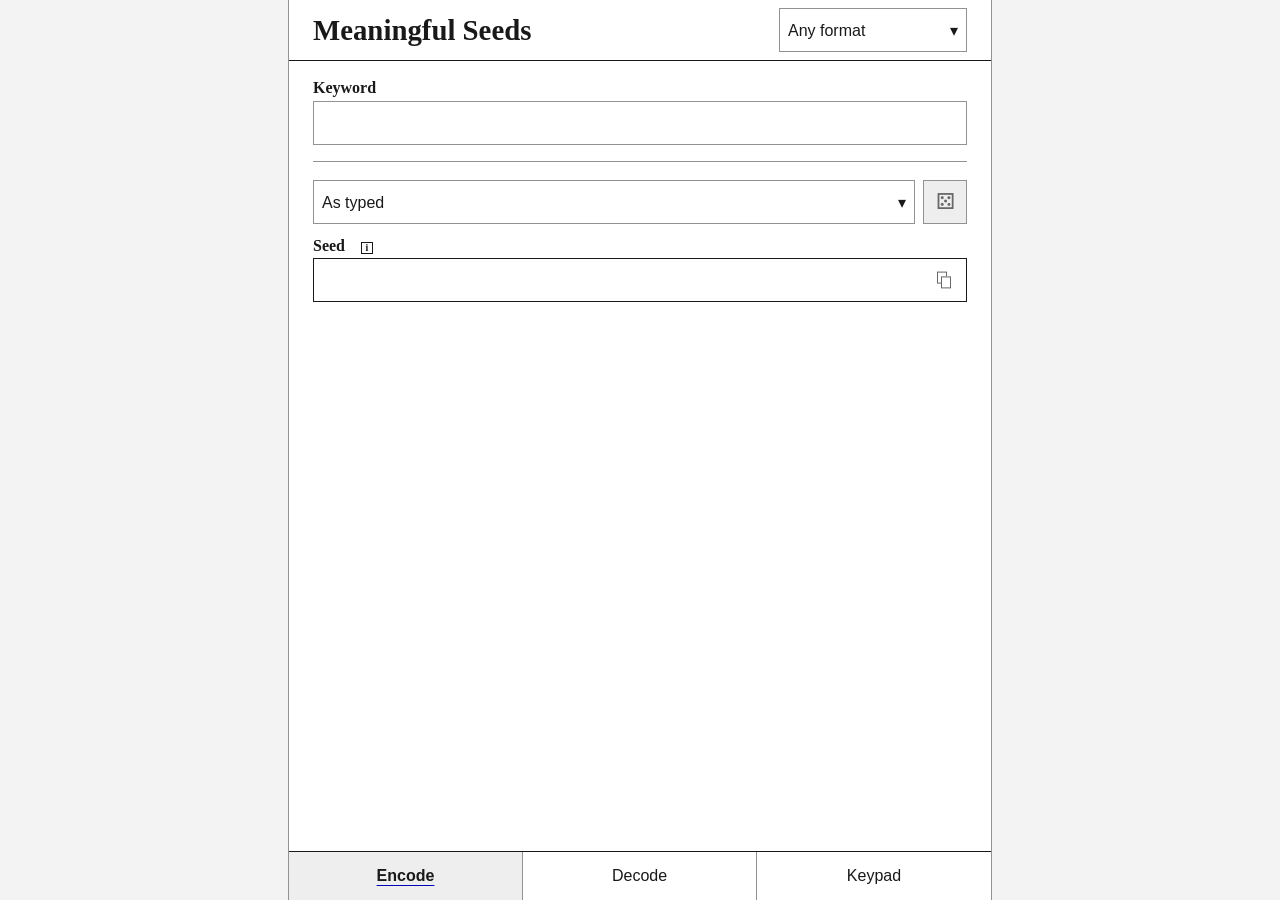
<file: index.html>
<!doctype html>
<html lang="en">
<head>
  <meta charset="utf-8">
  <meta name="viewport" content="width=device-width, initial-scale=1, viewport-fit=cover">
  <meta name="theme-color" content="#ffffff">
  <meta name="apple-mobile-web-app-capable" content="yes">
  <meta name="description" content="Encode and decode game seeds.">
  <title>Meaningful Seeds</title>
  <link rel="stylesheet" href="style.css?v=14">
  <link rel="manifest" href="manifest.webmanifest">
  <link rel="icon" href="icon-192.png">
  <link rel="apple-touch-icon" href="icon-192.png">
  <script defer src="packed-text.js?v=14"></script>
  <script defer src="seed-core.js?v=14"></script>
  <script defer src="seed-trace.js?v=14"></script>
  <script defer src="app.js?v=14"></script>
</head>
<body>
  <div id="app">
    <header class="masthead">
      <h1>Meaningful Seeds</h1>
      <div class="select">
        <label class="sr-only" for="game">Seed format</label>
        <select id="game"></select>
      </div>
    </header>

    <main id="workspace" data-view="encode">
      <div class="editor">
        <section id="encode-panel" aria-label="Encode">
          <label for="keyword">Keyword</label>
          <div class="input-row">
            <textarea id="keyword" class="entry" rows="1"
              autocomplete="off" autocapitalize="off" spellcheck="false" enterkeyhint="done"></textarea>
          </div>
        </section>

        <section id="decode-panel" aria-label="Decode" hidden>
          <div class="field-label" id="decode-heading">
            <div class="field-caption">
              <label for="seed-input">Seed</label>
              <button id="explain-decoding" class="seed-info" type="button"
                aria-label="Explain seed decoding" aria-haspopup="dialog" disabled><span aria-hidden="true">i</span></button>
            </div>
          </div>
          <div class="input-row">
            <div class="copy-field">
              <textarea id="seed-input" class="entry" rows="1"
                autocomplete="off" autocapitalize="off" spellcheck="false" enterkeyhint="done"></textarea>
              <button class="copy-button" type="button" data-copy="seed-input" aria-label="Copy seed" disabled></button>
            </div>
            <button id="roll" type="button" hidden>Roll</button>
          </div>
        </section>

        <section id="keypad-panel" aria-label="Phone keypad" hidden>
          <div class="keypad-entry">
            <label for="phone-text">Keyword</label>
            <input id="phone-text" class="entry" type="text" readonly>
            <button id="use-keyword" type="button">Use keyword</button>
          </div>
          <div id="phone-keys" class="phone-keys" aria-label="Keypad"></div>
        </section>

      </div>

      <section id="result" class="result" aria-label="Result">
        <div id="method-row">
          <label class="sr-only" for="method">Method</label>
          <div class="select">
            <select id="method"></select>
          </div>
          <button id="choose-seed" type="button" aria-label="Choose a seed for me"
            title="Choose a seed for me"><span aria-hidden="true">⚄</span></button>
        </div>
        <button id="all-readings" type="button" hidden>All readings</button>

        <div id="value-row">
          <div class="field-label" id="result-heading">
            <div class="field-caption">
              <label id="result-label" for="result-value">Seed</label>
              <button id="explain-method" class="seed-info" type="button"
                aria-label="Explain seed encoding" aria-haspopup="dialog"><span aria-hidden="true">i</span></button>
            </div>
            <output id="encoding-variant" aria-label="Encoding variant" hidden></output>
            <a id="map" target="_blank" rel="noopener" hidden>Map</a>
          </div>
          <div class="copy-field">
            <textarea id="result-value" class="entry output-value" rows="1" readonly></textarea>
            <button class="copy-button" type="button" data-copy="result-value" aria-label="Copy seed" disabled></button>
          </div>
        </div>

        <p id="result-status" role="status" hidden></p>
        <section id="readings" aria-label="Seed readings" hidden>
          <div class="pager" id="reading-pager">
            <button id="reading-previous" type="button" aria-label="Previous readings">&larr;</button>
            <output id="reading-page" aria-label="Readings page"></output>
            <button id="reading-next" type="button" aria-label="Next readings">&rarr;</button>
          </div>
          <div id="reading-list"></div>
        </section>
      </section>
    </main>

    <nav class="tabs" aria-label="Tools">
      <button type="button" data-tab="encode" aria-current="page">Encode</button>
      <button type="button" data-tab="decode">Decode</button>
      <button type="button" data-tab="keypad">Keypad</button>
    </nav>

    <dialog id="method-dialog" aria-labelledby="method-title">
      <header class="dialog-heading">
        <h2 id="method-title"></h2>
        <form method="dialog"><button>Close</button></form>
      </header>
      <section id="trace-body" aria-labelledby="trace-title">
        <h3 id="trace-title"></h3>
        <p id="trace-note"></p>
        <dl id="trace-rows"></dl>
      </section>
      <footer class="trace-footer">
        <a id="trace-source" target="_blank" rel="noopener">Source</a>
        <div class="pager" id="trace-pager">
          <button id="trace-prev" type="button" aria-label="Previous calculation">&larr;</button>
          <output id="trace-page" aria-label="Calculation page" aria-live="polite"></output>
          <button id="trace-next" type="button" aria-label="Next calculation">&rarr;</button>
        </div>
      </footer>
    </dialog>
    <p id="copy-status" class="sr-only" role="status"></p>
    <noscript>Enable JavaScript to use the seed tools.</noscript>
  </div>
</body>
</html>
</file>
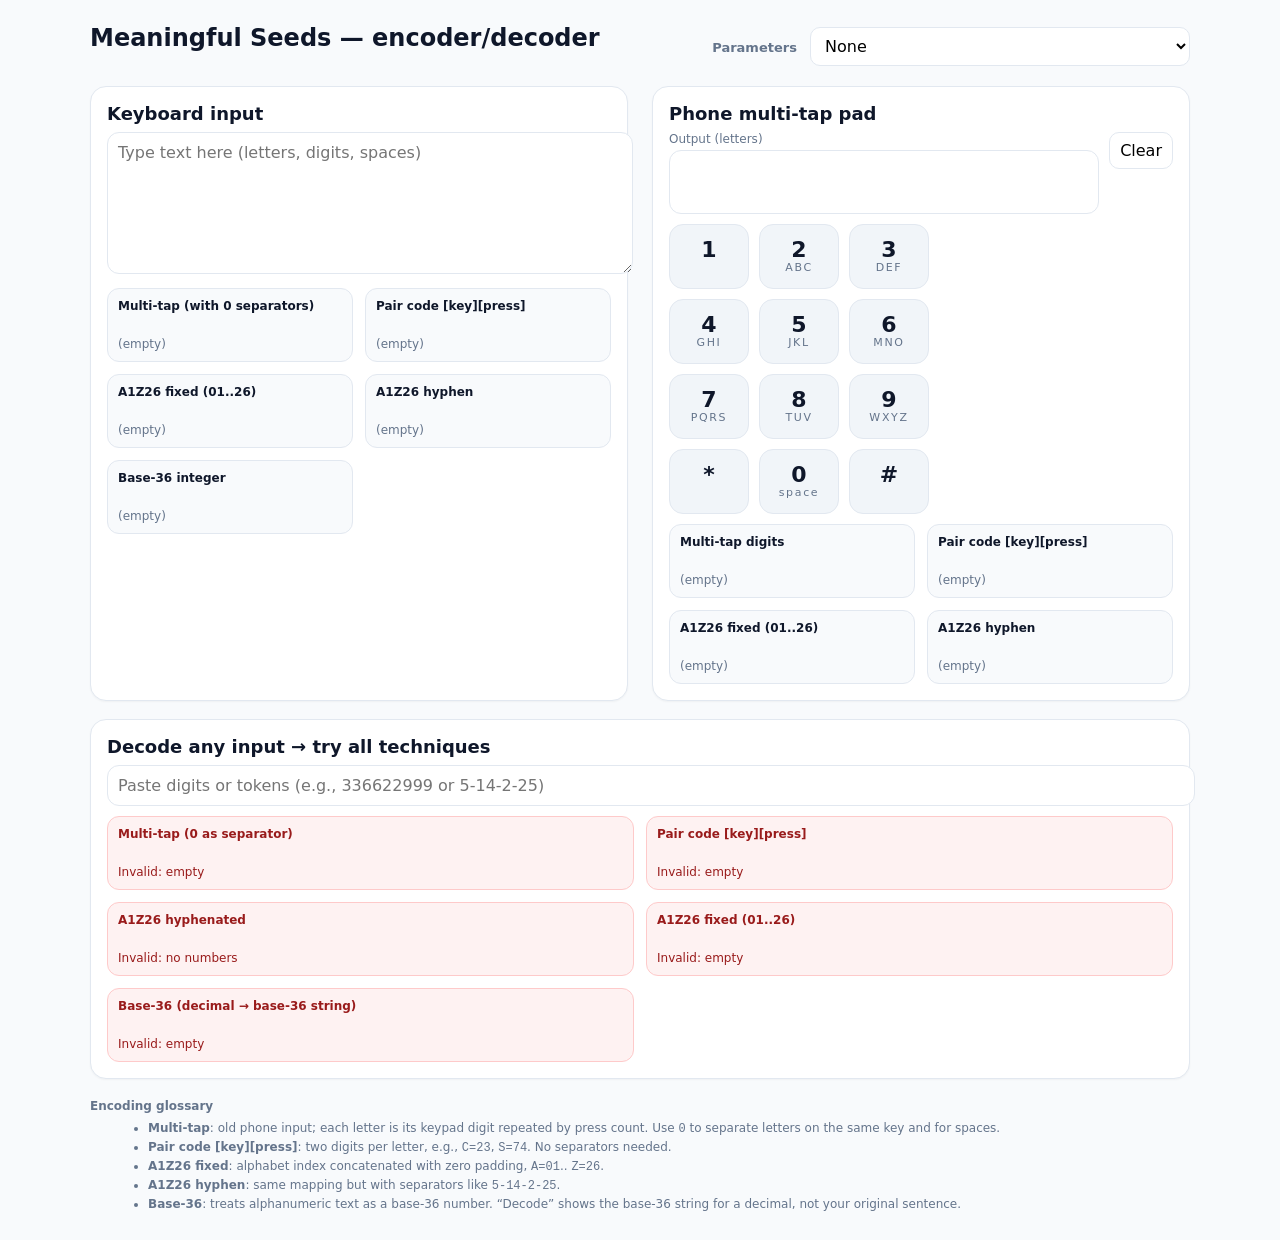
<file: meaningful_seeds.html>
<!DOCTYPE html>
<html lang="en">
<head>
<meta charset="UTF-8" />
<title>Meaningful Seeds — encoder/decoder + presets</title>
<meta name="viewport" content="width=device-width, initial-scale=1" />
<style>
  :root{
    --bg:#f8fafc;--fg:#0f172a;--card:#ffffff;--muted:#64748b;
    --ok:#065f46;--okbg:#ecfdf5;--bad:#991b1b;--badbg:#fef2f2;--border:#e2e8f0;
    --accent:#0ea5e9;
  }
  html,body{margin:0;padding:0;background:var(--bg);color:var(--fg);font-family:system-ui,-apple-system,Segoe UI,Roboto,Inter,Arial,sans-serif}
  .wrap{max-width:1100px;margin:0 auto;padding:24px}
  h1{font-size:24px;margin:0 0 16px}
  h2{font-size:18px;margin:0 0 8px}
  .row{display:grid;grid-template-columns:1fr 1fr;gap:24px}
  .card{background:var(--card);border:1px solid var(--border);border-radius:16px;padding:16px;box-shadow:0 1px 2px rgba(0,0,0,.04)}
  textarea,input,select,button{font:inherit}
  textarea{width:100%;height:120px;border:1px solid var(--border);border-radius:12px;padding:10px}
  input[type="text"]{width:100%;border:1px solid var(--border);border-radius:12px;padding:10px}
  select{border:1px solid var(--border);border-radius:10px;padding:8px 10px;background:white}
  .grid{display:grid;grid-template-columns:repeat(2,minmax(0,1fr));gap:12px}
  .mono{font-family:ui-monospace,SFMono-Regular,Menlo,Consolas,monospace;word-break:break-all}
  .enc{border:1px solid var(--border);border-radius:12px;padding:10px;background:#f8fafc}
  .label{font-size:12px;font-weight:600}
  .status{font-size:12px;margin-top:6px}
  .ok{color:var(--ok);background:var(--okbg);border-color:#a7f3d0}
  .bad{color:var(--bad);background:var(--badbg);border-color:#fecaca}
  .muted{color:var(--muted)}
  .pad{display:grid;grid-template-columns:repeat(3,1fr);gap:10px;max-width:260px}
  .key{border:1px solid var(--border);border-radius:14px;padding:14px;background:#f1f5f9;text-align:center;cursor:pointer}
  .key .k{font-weight:700;font-size:22px;line-height:1}
  .key .s{font-size:11px;letter-spacing:.15em;color:var(--muted)}
  .footer{font-size:12px;color:var(--muted);margin-top:20px}
  .glossary ul{margin:8px 0 0 18px}
  .glossary li{margin:4px 0}
  @media (max-width:900px){.row,.grid{grid-template-columns:1fr}}
</style>
</head>
<body>
<div class="wrap">
  <header style="display:flex;align-items:center;gap:16px;justify-content:space-between;flex-wrap:wrap">
    <h1>Meaningful Seeds — encoder/decoder</h1>
    <div>
      <label for="preset" class="muted" style="font-size:13px;font-weight:600;margin-right:8px">Parameters</label>
      <select id="preset">
        <option value="none">None</option>
        <option value="lego">LEGO Odyssey (1..2,147,483,647)</option>
        <option value="midjourney">Midjourney (0..4,294,967,295)</option>
        <option value="minecraft">Minecraft (signed 64-bit numeric)</option>
        <option value="terraria">Terraria (string seeds; identifier)</option>
        <option value="isaac">Binding of Isaac (8-char seed excl I,O,U,V)</option>
        <option value="sts">Slay the Spire (alphanumeric, ~8–12)</option>
        <option value="spelunky2">Spelunky 2 (seeded run code)</option>
        <option value="deadcells">Dead Cells (6 digits)</option>
        <option value="factorio">Factorio (0..4,294,967,295)</option>
      </select>
    </div>
  </header>

  <div class="row" style="margin-top:18px">
    <section class="card">
      <h2>Keyboard input</h2>
      <textarea id="text" placeholder="Type text here (letters, digits, spaces)"></textarea>
      <div class="grid" style="margin-top:10px">
        <div class="enc">
          <div class="label" title="Old-phone multi-tap: digit repeated by press count; 0 separates letters on the same key and represents space.">Multi-tap (with 0 separators)</div>
          <div id="enc-mtap" class="mono"></div>
          <div id="val-mtap" class="status muted"></div>
        </div>
        <div class="enc">
          <div class="label" title="Two digits per letter: first is keypad (2–9), second is press count (1–4).">Pair code [key][press]</div>
          <div id="enc-pair" class="mono"></div>
          <div id="val-pair" class="status muted"></div>
        </div>
        <div class="enc">
          <div class="label" title="Alphabet index concatenated with zero-padding: A=01..Z=26.">A1Z26 fixed (01..26)</div>
          <div id="enc-a1fixed" class="mono"></div>
          <div id="val-a1fixed" class="status muted"></div>
        </div>
        <div class="enc">
          <div class="label" title="Alphabet index with separators: e.g., 5-14-2-25.">A1Z26 hyphen</div>
          <div id="enc-a1hyph" class="mono"></div>
          <div id="val-a1hyph" class="status muted"></div>
        </div>
        <div class="enc">
          <div class="label" title="Treat alphanumeric text as a base-36 integer (0–9, A–Z→10..35) and show its decimal value.">Base-36 integer</div>
          <div id="enc-b36" class="mono"></div>
          <div id="val-b36" class="status muted"></div>
        </div>
      </div>
    </section>

    <section class="card">
      <h2>Phone multi-tap pad</h2>
      <div style="display:flex;gap:10px;align-items:flex-start">
        <div style="flex:1">
          <div class="muted" style="font-size:12px;margin-bottom:4px">Output (letters)</div>
          <div id="phone-letters" class="mono" style="border:1px solid var(--border);border-radius:12px;padding:10px;min-height:42px"></div>
        </div>
        <button id="phone-clear" style="border:1px solid var(--border);border-radius:10px;padding:8px 10px;background:#fff;cursor:pointer">Clear</button>
      </div>
      <div class="pad" style="margin-top:10px">
        <!-- keypad -->
      </div>
      <div class="grid" style="margin-top:10px">
        <div class="enc">
          <div class="label">Multi-tap digits</div>
          <div id="p-mtap" class="mono"></div>
          <div id="pval-mtap" class="status muted"></div>
        </div>
        <div class="enc">
          <div class="label">Pair code [key][press]</div>
          <div id="p-pair" class="mono"></div>
          <div id="pval-pair" class="status muted"></div>
        </div>
        <div class="enc">
          <div class="label">A1Z26 fixed (01..26)</div>
          <div id="p-a1fixed" class="mono"></div>
          <div id="pval-a1fixed" class="status muted"></div>
        </div>
        <div class="enc">
          <div class="label">A1Z26 hyphen</div>
          <div id="p-a1hyph" class="mono"></div>
          <div id="pval-a1hyph" class="status muted"></div>
        </div>
      </div>
    </section>
  </div>

  <section class="card" style="margin-top:18px">
    <h2>Decode any input → try all techniques</h2>
    <input id="decode-any" type="text" placeholder="Paste digits or tokens (e.g., 336622999 or 5-14-2-25)" />
    <div class="grid" style="margin-top:10px">
      <div class="enc" id="dec-mtap-box">
        <div class="label" title="Digits only; 0 separates letters sharing a key and spaces. No key 1.">Multi-tap (0 as separator)</div>
        <div id="dec-mtap" class="mono"></div>
        <div id="dval-mtap" class="status muted"></div>
      </div>
      <div class="enc" id="dec-pair-box">
        <div class="label" title="Even length; pairs of keypad digit then press count (1–4).">Pair code [key][press]</div>
        <div id="dec-pair" class="mono"></div>
        <div id="dval-pair" class="status muted"></div>
      </div>
      <div class="enc" id="dec-a1h-box">
        <div class="label" title="Numbers 1..26 separated by non-digits.">A1Z26 hyphenated</div>
        <div id="dec-a1h" class="mono"></div>
        <div id="dval-a1h" class="status muted"></div>
      </div>
      <div class="enc" id="dec-a1f-box">
        <div class="label" title="Digits only; two digits per letter (01..26).">A1Z26 fixed (01..26)</div>
        <div id="dec-a1f" class="mono"></div>
        <div id="dval-a1f" class="status muted"></div>
      </div>
      <div class="enc" id="dec-b36-box">
        <div class="label" title="Any decimal → base-36 representation string (not original sentence).">Base-36 (decimal → base-36 string)</div>
        <div id="dec-b36" class="mono"></div>
        <div id="dval-b36" class="status muted"></div>
      </div>
    </div>
  </section>

  <footer class="footer glossary">
    <div><strong>Encoding glossary</strong></div>
    <ul>
      <li><strong>Multi-tap</strong>: old phone input; each letter is its keypad digit repeated by press count. Use <span class="mono">0</span> to separate letters on the same key and for spaces.</li>
      <li><strong>Pair code [key][press]</strong>: two digits per letter, e.g., <span class="mono">C=23</span>, <span class="mono">S=74</span>. No separators needed.</li>
      <li><strong>A1Z26 fixed</strong>: alphabet index concatenated with zero padding, <span class="mono">A=01</span>.. <span class="mono">Z=26</span>.</li>
      <li><strong>A1Z26 hyphen</strong>: same mapping but with separators like <span class="mono">5-14-2-25</span>.</li>
      <li><strong>Base-36</strong>: treats alphanumeric text as a base-36 number. “Decode” shows the base-36 string for a decimal, not your original sentence.</li>
    </ul>
  </footer>
</div>

<script>
/* Helpers and encoders/decoders/validators are identical to what we built before */
const MAX_LEGO = 2147483647n;        // 32-bit signed max
const U32_MAX  = 4294967295n;        // 32-bit unsigned max
const I64_MIN  = -9223372036854775808n;
const I64_MAX  =  9223372036854775807n;
const KEYMAP = {
  "2": ["A","B","C"], "3": ["D","E","F"], "4": ["G","H","I"],
  "5": ["J","K","L"], "6": ["M","N","O"],
  "7": ["P","Q","R","S"], "8": ["T","U","V"], "9": ["W","X","Y","Z"]
};
const $ = sel => document.querySelector(sel);
const setText = (el, val) => { el.textContent = val || "\u00A0"; };
const onlyDigits = s => /^\d+$/.test(s);

function normalizeLetters(s){ return s.replace(/[^A-Za-z0-9 ]+/g,"").toUpperCase(); }
function encodeMultiTap(text, sep0=true){
  const t=normalizeLetters(text); let out="", prev="";
  for(const ch of t){
    if(ch===" "){ out+="0"; prev=""; continue; }
    if(/[0-9]/.test(ch)){ if(sep0 && prev===ch) out+="0"; out+=ch; prev=ch; continue; }
    const [key, letters] = Object.entries(KEYMAP).find(([,L])=>L.includes(ch))||[];
    if(!key) continue;
    if(sep0 && prev===key) out+="0";
    out+=key.repeat(letters.indexOf(ch)+1); prev=key;
  }
  return out.replace(/^0+/, "");
}
function flushRun(buf){
  if(!buf) return "";
  if(/^[2-9]+$/.test(buf)){
    const key=buf[0], presses=buf.length, letters=KEYMAP[key];
    return letters[(presses-1)%letters.length];
  }
  if(/^0+$/.test(buf)) return " ";
  return "";
}
function decodeMultiTap(d){
  const s=(d||"").replace(/[^0-9]/g,""); if(!s) return "";
  let out="", buf=s[0];
  for(let i=1;i<s.length;i++){
    const c=s[i]; if(c==="0"){ out+=flushRun(buf); buf=""; continue; }
    if(buf[buf.length-1]===c) buf+=c; else { out+=flushRun(buf); buf=c; }
  }
  if(buf) out+=flushRun(buf);
  return out.replace(/\s+/g," ").trim();
}
function encodePair(text){
  const t=normalizeLetters(text); let out="";
  for(const ch of t){
    if(!/[A-Z]/.test(ch)) continue;
    const [key, letters]=Object.entries(KEYMAP).find(([,L])=>L.includes(ch))||[];
    if(!key) continue;
    out += key + String( (letters.indexOf(ch)+1) );
  }
  return out;
}
function decodePair(seq){
  const s=(seq||"").replace(/[^0-9]/g,""); if(s.length%2!==0||!s) return "";
  let out="";
  for(let i=0;i<s.length;i+=2){
    const key=s[i], press=parseInt(s[i+1],10), letters=KEYMAP[key];
    if(!letters || press<1 || press>letters.length) return "";
    out+=letters[press-1];
  }
  return out;
}
function encodeA1Z26(text){
  const t=normalizeLetters(text), ns=[];
  for(const ch of t) if(/[A-Z]/.test(ch)) ns.push(ch.charCodeAt(0)-64);
  return { fixed: ns.map(n=>String(n).padStart(2,"0")).join(""), hyph: ns.join("-") };
}
function decodeA1Fixed(seq){
  const s=(seq||"").replace(/[^0-9]/g,""); if(!s || s.length%2) return "";
  let out=""; for(let i=0;i<s.length;i+=2){
    const n=parseInt(s.slice(i,i+2),10); if(n<1||n>26) return "";
    out+=String.fromCharCode(64+n);
  } return out;
}
function decodeA1Hyph(seq){
  const parts=(seq||"").split(/[^0-9]+/).filter(Boolean); if(parts.length===0) return "";
  let out=""; for(const p of parts){ const n=parseInt(p,10); if(n<1||n>26) return ""; out+=String.fromCharCode(64+n); }
  return out;
}
function encodeBase36(text){
  const t=normalizeLetters(text).replace(/[^A-Z0-9]/g,""); if(!t) return "";
  let acc=0n; for(const ch of t){ const v=/[0-9]/.test(ch)? BigInt(parseInt(ch,10)) : BigInt(ch.charCodeAt(0)-55); acc=acc*36n+v; }
  return acc.toString();
}
function decodeBase36(numStr){
  const s=(numStr||"").replace(/[^0-9]/g,""); if(!s) return "";
  let n=BigInt(s); if(n===0n) return "0";
  let out=""; while(n>0n){ const r=Number(n%36n); out=(r<10?String(r):String.fromCharCode(55+r))+out; n/=36n; }
  return out;
}

function legoValidity(numStr){
  if(!numStr) return bad("no number");
  if(!onlyDigits(numStr)) return bad("contains non-digits");
  if(numStr.length>10) return bad("more than 10 digits");
  const n=BigInt(numStr); if(n<1n) return bad("must be ≥ 1");
  if(n>MAX_LEGO) return bad("exceeds 2,147,483,647");
  return ok();
}
function midjourneyValidity(numStr){
  if(!numStr) return bad("no number");
  if(!onlyDigits(numStr)) return bad("non-digits");
  const n=BigInt(numStr); if(n<0n) return bad("must be ≥ 0");
  if(n>U32_MAX) return bad("exceeds 4,294,967,295");
  return ok();
}
function factorioValidity(numStr){ return midjourneyValidity(numStr); }
function minecraftValidity(numStr){
  if(!numStr) return bad("no number");
  if(!/^-?\d+$/.test(numStr)) return bad("not a signed integer");
  try{
    const n=BigInt(numStr);
    if(n<I64_MIN || n>I64_MAX) return bad("outside signed 64-bit range");
  }catch{ return bad("not parseable"); }
  return ok("numeric seeds only; note Minecraft also accepts string seeds (hashed to 32-bit)");
}
function terrariaValidity(anyStr){
  if(!anyStr || /^\s*$/.test(anyStr)) return bad("empty");
  return ok("string seeds allowed; identifier is part of world seed");
}
function isaacValidity(anyStr){
  const s=(anyStr||"").replace(/\s+/g,"").toUpperCase();
  if(s.length!==8) return bad("must be 8 characters");
  if(!/^[A-Z0-9]+$/.test(s)) return bad("alphanumeric only");
  if(/[IOUV]/.test(s)) return bad("disallows I,O,U,V");
  return ok();
}
function stsValidity(anyStr){
  const s=(anyStr||"").replace(/\s+/g,"").toUpperCase();
  if(!/^[A-Z0-9]+$/.test(s)) return bad("alphanumeric only");
  if(s.length<8 || s.length>16) return bad("length ~8–12 expected");
  return ok();
}
function spelunky2Validity(anyStr){
  const s=(anyStr||"").replace(/\s+/g,"").toUpperCase();
  if(!/^[A-Z0-9]+$/.test(s)) return bad("alphanumeric only");
  if(s.length<6 || s.length>12) return bad("length looks off");
  return ok("Seeded Run codes; enter in-game");
}
function deadcellsValidity(numStr){
  if(!numStr) return bad("no number");
  if(!onlyDigits(numStr)) return bad("digits only");
  if(numStr.length!==6) return bad("must be 6 digits");
  return ok();
}

function ok(msg){ return {ok:true, reason: msg||""}; }
function bad(r){ return {ok:false, reason:r}; }

const PRESETS = {
  none:      { label:"None",                            expects:"any",  validate: ()=>ok() },
  lego:      { label:"LEGO Odyssey",                    expects:"digit",validate: legoValidity },
  midjourney:{ label:"Midjourney",                      expects:"digit",validate: midjourneyValidity },
  minecraft: { label:"Minecraft (numeric)",             expects:"signed",validate: minecraftValidity },
  terraria:  { label:"Terraria (string)",               expects:"string",validate: terrariaValidity },
  isaac:     { label:"Binding of Isaac (8-char)",       expects:"string",validate: isaacValidity },
  sts:       { label:"Slay the Spire",                  expects:"string",validate: stsValidity },
  spelunky2: { label:"Spelunky 2",                      expects:"string",validate: spelunky2Validity },
  deadcells: { label:"Dead Cells (6 digits)",           expects:"digit", validate: deadcellsValidity },
  factorio:  { label:"Factorio (u32)",                  expects:"digit", validate: factorioValidity }
};

const textEl = $("#text");
const presetEl = $("#preset");
const out = {
  mtap: $("#enc-mtap"), pair: $("#enc-pair"),
  a1fixed: $("#enc-a1fixed"), a1hyph: $("#enc-a1hyph"),
  b36: $("#enc-b36")
};
const val = {
  mtap: $("#val-mtap"), pair: $("#val-pair"),
  a1fixed: $("#val-a1fixed"), a1hyph: $("#val-a1hyph"),
  b36: $("#val-b36")
};
const phoneLetters = $("#phone-letters");
const phoneClear = $("#phone-clear");
const pad = document.querySelector(".pad");
const pout = {
  mtap: $("#p-mtap"), pair: $("#p-pair"),
  a1fixed: $("#p-a1fixed"), a1hyph: $("#p-a1hyph")
};
const pval = {
  mtap: $("#pval-mtap"), pair: $("#pval-pair"),
  a1fixed: $("#pval-a1fixed"), a1hyph: $("#pval-a1hyph")
};
const decInput = $("#decode-any");
const d = {
  mtap: $("#dec-mtap"), pair: $("#dec-pair"), a1h: $("#dec-a1h"), a1f: $("#dec-a1f"), b36: $("#dec-b36")
};
const dval = {
  mtap: $("#dval-mtap"), pair: $("#dval-pair"), a1h: $("#dval-a1h"), a1f: $("#dval-a1f"), b36: $("#dval-b36")
};
const dbox = {
  mtap: $("#dec-mtap-box"), pair: $("#dec-pair-box"),
  a1h: $("#dec-a1h-box"), a1f: $("#dec-a1f-box"), b36: $("#dec-b36-box")
};

function updateEncoders(){
  const t = textEl.value || "";
  const mt = encodeMultiTap(t,true);
  const pr = encodePair(t);
  const a1 = encodeA1Z26(t);
  const b36 = encodeBase36(t);
  setText(out.mtap, mt);
  setText(out.pair, pr);
  setText(out.a1fixed, a1.fixed);
  setText(out.a1hyph, a1.hyph);
  setText(out.b36, b36);
  runPresetValidation(mt, val.mtap, "digit");
  runPresetValidation(pr, val.pair, "digit");
  runPresetValidation(a1.fixed, val.a1fixed, "digit");
  runPresetValidation(a1.hyph, val.a1hyph, "string");
  runPresetValidation(b36, val.b36, "digit");
}
function runPresetValidation(value, labelEl, kind){
  const preset = PRESETS[presetEl.value];
  const isDigits = /^\d+$/.test(value);
  const isString = !/^\d+$/.test(value);
  let applicable = true;
  if(preset.expects==="digit" && !isDigits) applicable=false;
  if(preset.expects==="string" && !isString) applicable=false;
  if(preset.expects==="signed" && !/^-?\d+$/.test(value)) applicable=false;
  labelEl.classList.remove("ok","bad","muted");
  if(!value){
    labelEl.textContent = "(empty)";
    labelEl.classList.add("muted");
    return;
  }
  if(!applicable){
    labelEl.textContent = "Not applicable for this preset";
    labelEl.classList.add("muted");
    return;
  }
  const res = preset.validate(value);
  if(res.ok){
    labelEl.textContent = res.reason ? `OK — ${res.reason}` : "OK";
    labelEl.classList.add("ok");
  }else{
    labelEl.textContent = `Invalid: ${res.reason||"rule failed"}`;
    labelEl.classList.add("bad");
  }
}
function buildKeypad(){
  const layout = [
    {k:"1", s:""}, {k:"2", s:"ABC"}, {k:"3", s:"DEF"},
    {k:"4", s:"GHI"}, {k:"5", s:"JKL"}, {k:"6", s:"MNO"},
    {k:"7", s:"PQRS"}, {k:"8", s:"TUV"}, {k:"9", s:"WXYZ"},
    {k:"*", s:""}, {k:"0", s:"space"}, {k:"#", s:""}
  ];
  for(const {k,s} of layout){
    const b=document.createElement("div");
    b.className="key";
    b.innerHTML = `<div class="k">${k}</div><div class="s">${s}</div>`;
    b.onclick = ()=>pressKey(k);
    pad.appendChild(b);
  }
}
let phoneText="";
function pressKey(k){
  if(k==="0"){ if(!phoneText.endsWith(" ")) phoneText+=" "; renderPhone(); return; }
  if(!/[2-9]/.test(k)) return;
  const letters = KEYMAP[k];
  const last = phoneText.slice(-1);
  if(!last || last===" "){
    phoneText += letters[0];
  }else{
    const prevKey = Object.entries(KEYMAP).find(([,arr])=>arr.includes(last))?.[0];
    if(prevKey===k){
      const idx = letters.indexOf(last);
      phoneText = phoneText.slice(0,-1) + letters[(idx+1)%letters.length];
    }else{
      phoneText += letters[0];
    }
  }
  renderPhone();
}
function renderPhone(){
  phoneLetters.textContent = phoneText || "\u00A0";
  const mt = encodeMultiTap(phoneText,true);
  const pr = encodePair(phoneText);
  const a1 = encodeA1Z26(phoneText);
  setText(pout.mtap, mt); setText(pout.pair, pr);
  setText(pout.a1fixed, a1.fixed); setText(pout.a1hyph, a1.hyph);
  runPresetValidation(mt, pval.mtap, "digit");
  runPresetValidation(pr, pval.pair, "digit");
  runPresetValidation(a1.fixed, pval.a1fixed, "digit");
  runPresetValidation(a1.hyph, pval.a1hyph, "string");
}
function updateUniversal(){
  const s = decInput.value || "";
  const dm = decodeMultiTap(s);
  const dp = decodePair(s);
  const dh = decodeA1Hyph(s);
  const df = decodeA1Fixed(s);
  const db = decodeBase36(s);
  setText(d.mtap, dm); setText(d.pair, dp); setText(d.a1h, dh); setText(d.a1f, df); setText(d.b36, db);
  setDecodeStatus("mtap", validateMultiTapTry(s, dm));
  setDecodeStatus("pair", validatePairTry(s, dp));
  setDecodeStatus("a1h", validateA1HyphTry(s, dh));
  setDecodeStatus("a1f", validateA1FixedTry(s, df));
  setDecodeStatus("b36", validateB36Try(s, db));
}
function setDecodeStatus(kind, res){
  const el = dval[kind], box = dbox[kind];
  el.classList.remove("ok","bad","muted"); box.classList.remove("ok","bad");
  if(res.ok){ el.textContent = "OK"; el.classList.add("ok"); box.classList.add("ok"); }
  else { el.textContent = `Invalid: ${res.reason}`; el.classList.add("bad"); box.classList.add("bad"); }
}
function validateMultiTapTry(inp, decoded){
  const s=(inp||"").replace(/[^0-9]/g,"");
  if(!s) return bad("empty");
  if(/[^0-9]/.test(inp)) return bad("non-digits present");
  if(/1/.test(s)) return bad("contains 1 (no letters on key 1)");
  if(s.startsWith("0")) return bad("starts with separator 0");
  const re = encodeMultiTap(decoded,true);
  return (re===s)? ok() : bad("round-trip mismatch");
}
function validatePairTry(inp, decoded){
  const s=(inp||"").replace(/[^0-9]/g,"");
  if(!s) return bad("empty");
  if(s.length%2!==0) return bad("odd length");
  for(let i=0;i<s.length;i+=2){
    const key=s[i], press=parseInt(s[i+1],10), letters=KEYMAP[key];
    if(!letters) return bad(`invalid key ${key}`);
    if(!(press>=1 && press<=letters.length)) return bad(`press ${press} invalid for key ${key}`);
  }
  const re = encodePair(decoded);
  return (re===s)? ok() : bad("round-trip mismatch");
}
function validateA1HyphTry(inp, decoded){
  const parts=(inp||"").split(/[^0-9]+/).filter(Boolean);
  if(parts.length===0) return bad("no numbers");
  for(const p of parts){ const n=parseInt(p,10); if(!(n>=1 && n<=26)) return bad(`token ${p} out of 1..26`); }
  return decoded? ok() : bad("failed to decode");
}
function validateA1FixedTry(inp, decoded){
  const s=(inp||"").replace(/[^0-9]/g,"");
  if(!s) return bad("empty");
  if(s.length%2!==0) return bad("length not even");
  for(let i=0;i<s.length;i+=2){
    const n=parseInt(s.slice(i,i+2),10);
    if(!(n>=1 && n<=26)) return bad(`pair ${s.slice(i,i+2)} out of 01..26`);
  }
  return decoded? ok() : bad("failed to decode");
}
function validateB36Try(inp, decoded){
  const s=(inp||"").replace(/[^0-9]/g,"");
  if(!s) return bad("empty");
  if(!onlyDigits(s)) return bad("non-digits");
  return ok("shows base-36 string, not original text");
}

textEl.addEventListener("input", updateEncoders);
presetEl.addEventListener("change", ()=>{ updateEncoders(); renderPhone(); updateUniversal(); });
decInput.addEventListener("input", updateUniversal);
phoneClear.addEventListener("click", ()=>{ phoneText=""; renderPhone(); });
buildKeypad();
updateEncoders();
renderPhone();
updateUniversal();

console.assert(encodeMultiTap("ENBY")==="336622999","multi ENBY");
console.assert(decodeMultiTap("336622999")==="ENBY","multi decode ENBY");
console.assert(encodePair("ENBY")==="32622293","pair ENBY");
console.assert(decodePair("32622293")==="ENBY","pair decode ENBY");
const a=encodeA1Z26("ENBY");
console.assert(a.fixed==="05140225","A1 fixed ENBY");
console.assert(decodeA1Fixed("05140225")==="ENBY","A1 fixed dec");
console.assert(decodeA1Hyph("5-14-2-25")==="ENBY","A1 hyph dec");
console.assert(legoValidity("2147483647").ok,"LEGO max ok");
console.assert(!legoValidity("2147483648").ok,">LEGO max bad");
console.assert(midjourneyValidity("4294967295").ok,"MJ max ok");
console.assert(!midjourneyValidity("4294967296").ok,">MJ max bad");
console.assert(minecraftValidity("-9223372036854775808").ok,"I64 min ok");
console.assert(!minecraftValidity("9223372036854775808").ok,">I64 max bad");
console.assert(deadcellsValidity("123456").ok,"Dead Cells 6 digits ok");
</script>
</body>
</html>
</file>
<file: style.css>
:root {
  color-scheme: light;
  --paper: #fff;
  --ink: #191919;
  --rule: #929292;
  --button: #eee;
  --link: #0000b8;
  --gutter: clamp(10px, 4vw, 24px);
  --control: 44px;
  background: #f3f3f3;
  color: var(--ink);
  font-family: "Times New Roman", serif;
}

*, *::before, *::after { box-sizing: border-box; }
[hidden] { display: none !important; }
html { overflow: hidden; overscroll-behavior: none; }
body { position: fixed; inset: 0; margin: 0; }
p { margin: 0; }
a { color: var(--link); }

button, input, select, textarea {
  min-width: 0;
  min-height: var(--control);
  padding: 5px 8px;
  border: 1px solid var(--rule);
  border-radius: 0;
  background: var(--paper);
  color: var(--ink);
  font: 1rem Arial, sans-serif;
  appearance: none;
}

button {
  background: var(--button);
  cursor: pointer;
  touch-action: manipulation;
}
button:active:not(:disabled) { background: #d9d9d9; }
button:disabled { color: #676767; cursor: default; }
:focus-visible { outline: 2px solid var(--link); outline-offset: 2px; }

.sr-only {
  position: absolute;
  width: 1px;
  height: 1px;
  overflow: hidden;
  clip-path: inset(50%);
  white-space: nowrap;
}

#app {
  width: min(100%, 44rem);
  height: 100vh;
  height: var(--app-height, 100dvh);
  margin-inline: auto;
  padding: env(safe-area-inset-top) env(safe-area-inset-right)
    env(safe-area-inset-bottom) env(safe-area-inset-left);
  display: grid;
  grid-template-rows: auto minmax(0, 1fr) auto;
  background: var(--paper);
  container: app / size;
}

.masthead {
  display: grid;
  grid-template-columns: auto minmax(0, 11.75rem);
  align-items: center;
  justify-content: space-between;
  gap: 8px;
  padding: 8px var(--gutter);
  border-bottom: 1px solid var(--ink);
}
h1 {
  margin: 0;
  font-size: clamp(1.25rem, 5.1vw, 1.8rem);
  line-height: 1;
  white-space: nowrap;
}
.select { position: relative; min-width: 0; }
.select::after {
  content: "▾";
  position: absolute;
  right: 9px;
  top: 50%;
  translate: 0 -50%;
  pointer-events: none;
}
select {
  width: 100%;
  padding-right: 23px;
  text-overflow: ellipsis;
}

#workspace {
  display: grid;
  align-content: start;
  gap: 18px;
  min-height: 0;
  padding: 18px var(--gutter);
  overflow-y: auto;
  overscroll-behavior: contain;
}
.editor { padding-bottom: 16px; border-bottom: 1px solid var(--rule); }
.editor label, .result label {
  display: block;
  margin: 0 0 4px;
  font-weight: bold;
}
.field-label {
  display: flex;
  align-items: center;
  justify-content: space-between;
  gap: 8px;
}
.field-caption { display: flex; align-items: center; min-height: 24px; }
.field-caption label { margin: 0; }
.entry { width: 100%; }
textarea.entry {
  height: var(--control);
  padding-block: calc((var(--control) - 1.2em - 2px) / 2);
  line-height: 1.2;
  white-space: pre;
  resize: none;
}
.output-value, #phone-text {
  font-family: ui-monospace, "Courier New", monospace;
  font-size: 1.15rem;
}

.result { min-width: 0; display: grid; gap: 10px; }
.input-row { display: flex; gap: 8px; }
.input-row > .entry, .copy-field > .entry { flex: 1; }
.copy-field {
  display: flex;
  flex: 1;
  min-width: 0;
  border: 1px solid var(--rule);
}
.copy-field:has(.output-value) { border-color: var(--ink); }
.copy-field :is(input, textarea, button) {
  min-height: calc(var(--control) - 2px);
  border: 0;
}
.copy-field textarea { height: calc(var(--control) - 2px); }
.copy-field :focus-visible { outline-offset: -2px; }
.copy-button, .seed-info {
  width: var(--control);
  padding: 0;
  border: 0;
  background: var(--paper);
}
.copy-button {
  flex: 0 0 var(--control);
  position: relative;
}
.copy-button::before, .copy-button::after {
  content: "";
  position: absolute;
  top: 50%;
  left: 50%;
  width: 10px;
  height: 12px;
  border: 1px solid currentColor;
}
.copy-button::before { translate: -70% -70%; }
.copy-button::after { translate: -30% -30%; background: var(--paper); }
.copy-button[data-copied]::before {
  content: "✓";
  width: auto;
  height: auto;
  border: 0;
  translate: -50% -50%;
}
.copy-button[data-copied]::after { content: none; }
.seed-info { min-width: 32px; min-height: 24px; }
.seed-info span {
  display: inline-grid;
  place-items: center;
  width: 12px;
  height: 12px;
  border: 1px solid currentColor;
  font: bold 10px/1 "Times New Roman", serif;
}
#method-row {
  display: grid;
  grid-template-columns: minmax(0, 1fr) auto;
  align-items: center;
  gap: 8px;
}
#choose-seed { width: var(--control); font-size: 1.4rem; line-height: 1; }
#encoding-variant { margin-inline-start: auto; font-size: .875rem; text-align: end; }
#result-status { color: #9a1919; overflow-wrap: anywhere; }
#all-readings { justify-self: start; }
#readings { min-width: 0; }
#reading-list { display: grid; gap: 4px; }
.pager {
  display: flex;
  justify-content: end;
  align-items: center;
  margin-bottom: 5px;
}
.pager button { width: var(--control); }
.pager output { min-width: 5.5ch; text-align: center; }
#reading-page { overflow: hidden; text-overflow: ellipsis; white-space: nowrap; }
.reading {
  display: grid;
  grid-template-columns: minmax(0, 1fr) minmax(0, 1.1fr);
  align-items: center;
  text-align: left;
  gap: 8px;
  background: var(--paper);
}
.reading span, .reading code {
  overflow: hidden;
  text-overflow: ellipsis;
  white-space: pre;
}
.reading span { font-size: .875rem; }

.keypad-entry {
  display: grid;
  grid-template-columns: minmax(0, 1fr) auto;
  align-items: start;
  gap: 6px;
}
.keypad-entry label { grid-column: 1 / -1; margin-bottom: 0; }
.phone-keys {
  display: grid;
  grid-template-columns: repeat(3, minmax(0, 1fr));
  gap: 6px;
  margin-top: 14px;
}
.phone-keys button {
  min-height: max(var(--control), 50px);
  display: flex;
  align-items: center;
  justify-content: center;
  gap: 7px;
  padding-inline: 3px;
}
.phone-keys strong { font-size: 1.2rem; }
.phone-keys small { font: .75rem ui-monospace, "Courier New", monospace; }
.phone-keys [data-pending] { background: #dadada; }
#workspace[data-view="keypad"] .editor { padding-bottom: 0; border: 0; }

.tabs {
  display: grid;
  grid-template-columns: repeat(3, minmax(0, 1fr));
  border-top: 1px solid var(--ink);
}
.tabs button {
  min-height: calc(var(--control) + 4px);
  padding-inline: 2px;
  border: 0;
  border-right: 1px solid var(--rule);
  background: var(--paper);
}
.tabs button:last-child { border-right: 0; }
.tabs button[aria-current="page"] {
  background: var(--button);
  font-weight: bold;
  text-decoration: underline;
  text-decoration-color: var(--link);
  text-underline-offset: 4px;
}
.tabs :focus-visible { outline-offset: -4px; }

dialog {
  width: min(calc(100% - 20px), 30rem);
  max-height: calc(var(--app-height, 100dvh) - 16px);
  padding: 12px;
  border: 1px solid var(--ink);
  border-radius: 0;
}
dialog::backdrop { background: rgb(0 0 0 / .22); }
dialog h2 { margin: 0; font-size: 1.2rem; }
.dialog-heading {
  display: flex;
  align-items: center;
  justify-content: space-between;
  gap: 8px;
}
#method-dialog[open] {
  display: grid;
  grid-template-rows: auto minmax(0, 1fr) auto;
  gap: 8px;
}
#trace-body { overflow: auto; overflow-wrap: anywhere; }
#trace-body h3 { margin: 0 0 6px; font-size: 1rem; }
#trace-rows { margin: 8px 0 0; }
#trace-rows dt { font-weight: bold; }
#trace-rows dd { margin: 0 0 8px; white-space: pre-wrap; }
#trace-rows code { font-size: .875rem; }
.trace-footer {
  display: flex;
  align-items: center;
  justify-content: space-between;
  gap: 8px;
  border-top: 1px solid var(--rule);
  padding-top: 6px;
}
.trace-footer .pager { margin: 0; }
.clipboard {
  position: fixed;
  inset: 0 auto auto 0;
  opacity: 0;
  pointer-events: none;
  font-size: 16px;
}

@media (min-width: 45rem) {
  #app { border-inline: 1px solid var(--rule); }
}

@media (max-width: 335px) {
  h1 { font-size: 1.15rem; }
  .masthead { padding-inline: 8px; }
}

@container app (max-height: 510px) {
  .masthead { padding-block: 4px; }
  #workspace { padding-block: 8px; gap: 10px; }
  .editor { padding-bottom: 6px; }
  .result { gap: 5px; }
  #value-row {
    display: grid;
    grid-template-columns: auto minmax(0, 1fr);
    align-items: center;
    gap: 8px;
  }
  #value-row label { margin: 0; }
  #result-heading:has(#encoding-variant:not([hidden])) {
    display: grid;
    grid-template-columns: auto auto;
    gap: 0 4px;
  }
  #encoding-variant {
    grid-row: 2;
    grid-column: 1 / -1;
    max-width: 7rem;
    margin: 0;
    font-size: .75rem;
    text-align: start;
  }
  .phone-keys { margin-top: 8px; }
  .phone-keys button { min-height: var(--control); }
}

@container app (min-width: 530px) and (max-height: 510px) {
  #workspace:not([data-view="keypad"]) {
    grid-template-columns: minmax(0, .95fr) minmax(0, 1.05fr);
    gap: 14px;
  }
  .editor { padding: 0 12px 0 0; border: 0; border-right: 1px solid var(--rule); }
  #keypad-panel {
    display: grid;
    grid-template-columns: minmax(0, 1fr) minmax(0, 1.5fr);
    align-items: start;
    gap: 12px;
  }
  .phone-keys { margin-top: 0; }
}

@container app (max-height: 380px) {
  .masthead, #workspace, .tabs, dialog { --control: 36px; }
  .phone-keys { grid-template-columns: repeat(4, minmax(0, 1fr)); }
}

@container app (max-width: 529px) and (max-height: 380px) {
  #workspace[data-view="encode"] { padding-block: 4px; gap: 6px; }
}

@container app (max-height: 445px) {
  #app[data-typing] #roll, #app[data-typing] #map { display: none; }
}

@container app (max-height: 285px) {
  #app[data-typing] #result { display: none; }
  #app[data-typing] #workspace { grid-template-columns: minmax(0, 1fr); }
}
</file>
